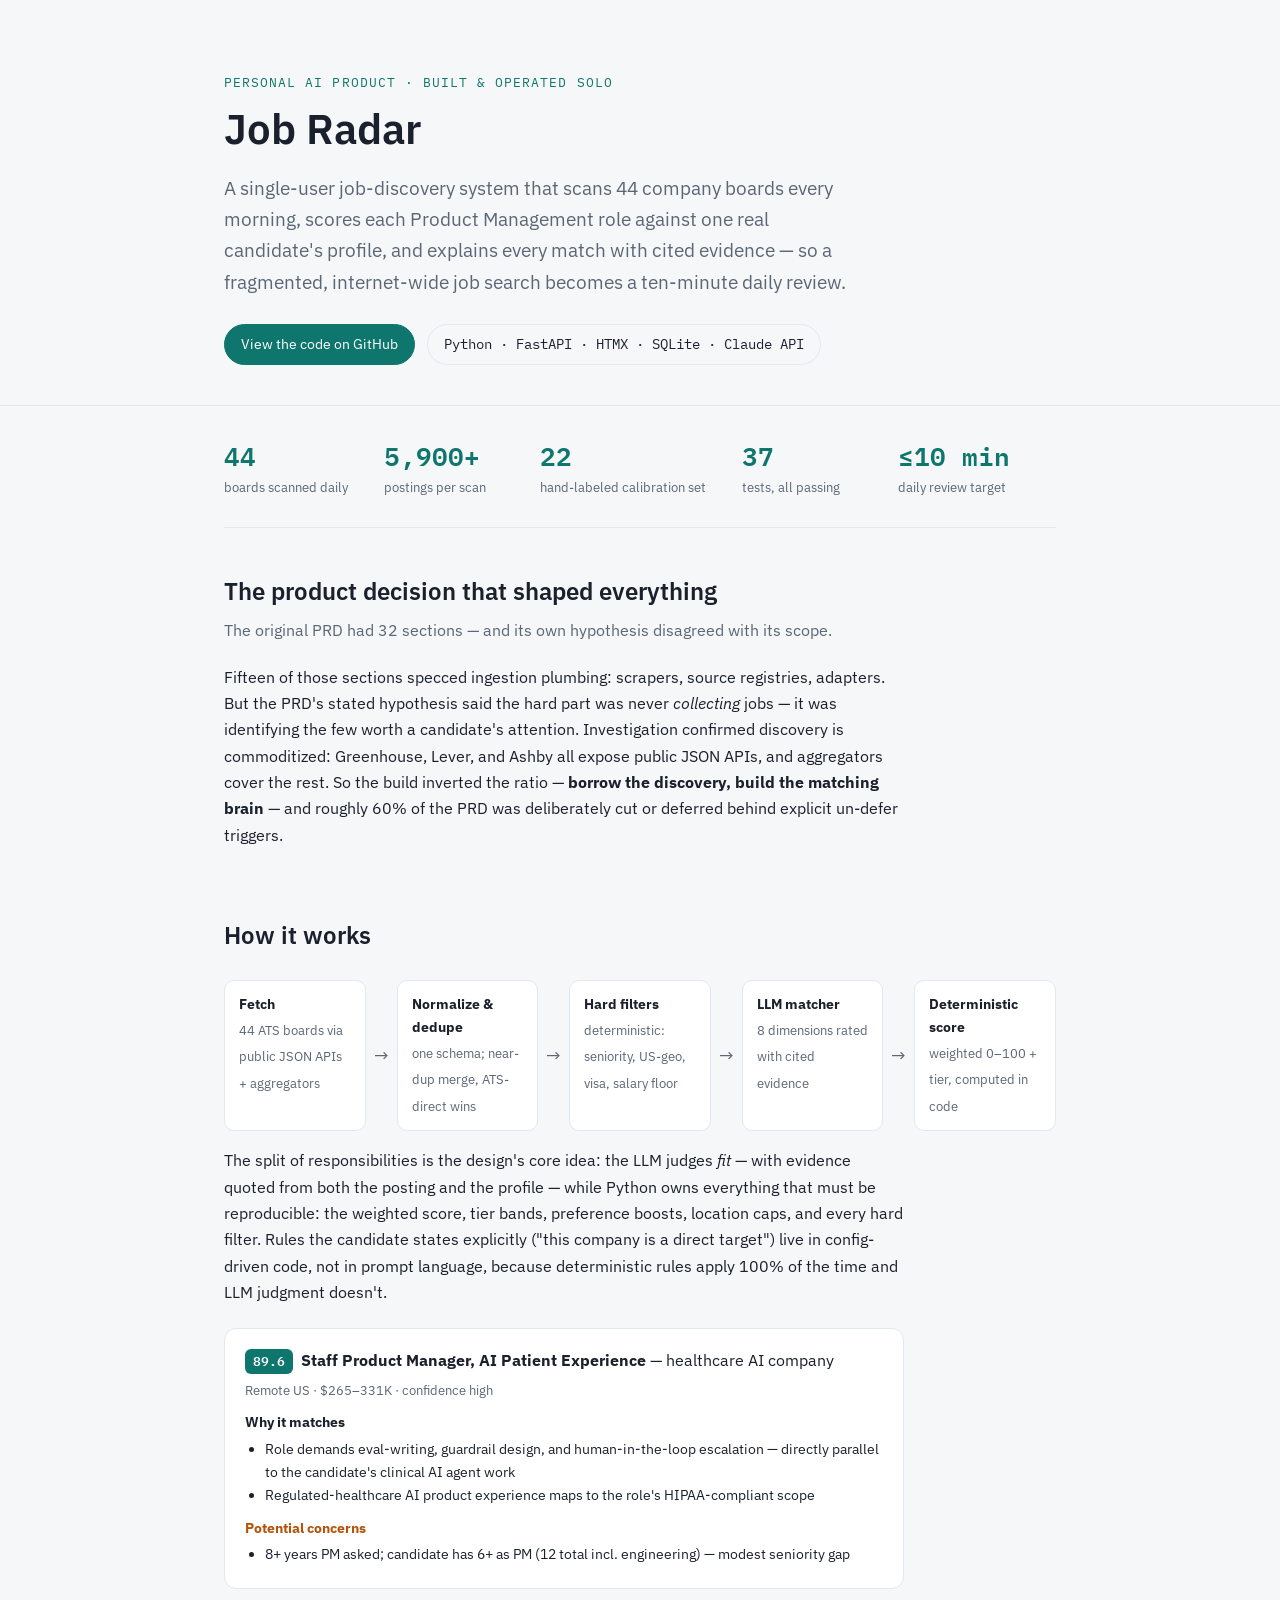
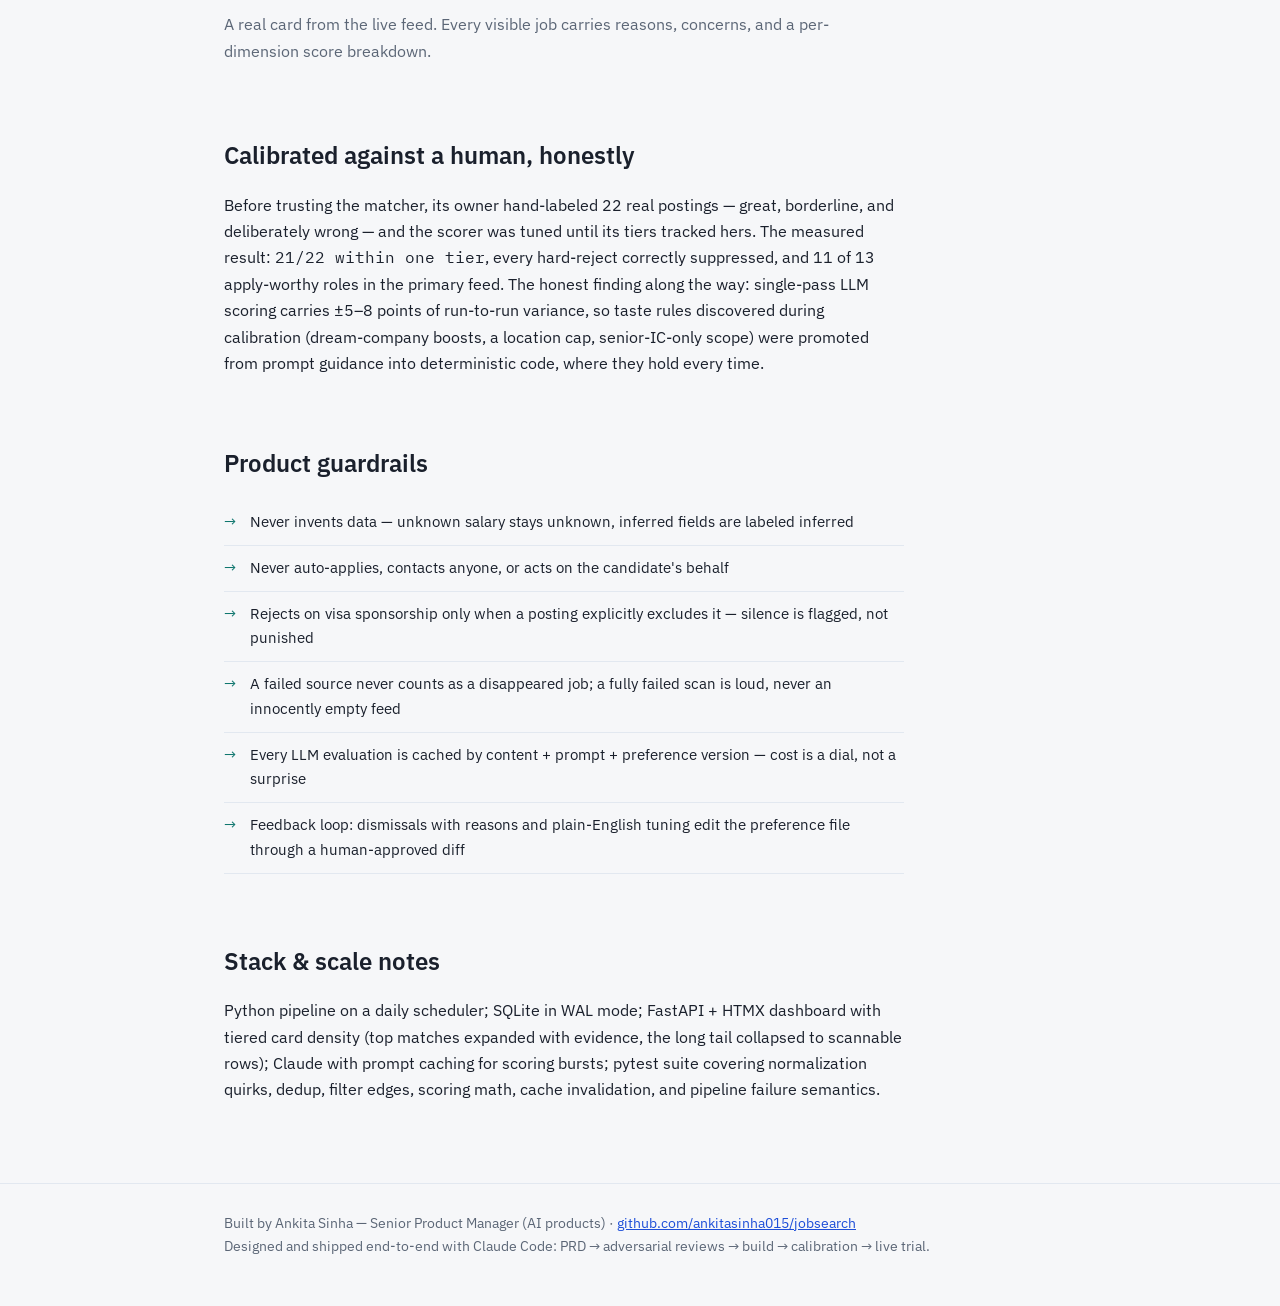
<file: docs/index.html>
<!doctype html>
<html lang="en">
<head>
<meta charset="utf-8">
<meta name="viewport" content="width=device-width, initial-scale=1">
<title>Job Radar — a personal AI radar for Product Management roles</title>
<meta name="description" content="A single-user job-discovery system that scans 44 company boards daily, scores every PM role against one candidate's real profile, and explains every match with cited evidence.">
<link rel="preconnect" href="https://fonts.googleapis.com">
<link rel="preconnect" href="https://fonts.gstatic.com" crossorigin>
<link href="https://fonts.googleapis.com/css2?family=IBM+Plex+Sans:wght@400;500;600&family=IBM+Plex+Mono:wght@500;600&display=swap" rel="stylesheet">
<style>
:root {
  --bg: #f6f7f9; --card: #ffffff; --text: #1a202c; --muted: #5b6676;
  --border: #e2e8f0; --accent: #0f766e; --strong: #1d4ed8; --possible: #b45309;
}
@media (prefers-color-scheme: dark) {
  :root {
    --bg: #0f1115; --card: #191c22; --text: #e5e7eb; --muted: #94a3b8;
    --border: #2a2f3a; --accent: #2dd4bf; --strong: #93c5fd; --possible: #fbbf24;
  }
}
* { box-sizing: border-box; }
body {
  margin: 0; background: var(--bg); color: var(--text);
  font: 16px/1.65 "IBM Plex Sans", system-ui, sans-serif;
}
.wrap { max-width: 880px; margin: 0 auto; padding: 0 24px; }
.mono { font-family: "IBM Plex Mono", ui-monospace, monospace; }
a { color: var(--strong); }

header.hero { padding: 72px 0 40px; border-bottom: 1px solid var(--border); }
.kicker {
  font-family: "IBM Plex Mono", monospace; font-size: 13px;
  color: var(--accent); letter-spacing: 0.08em; text-transform: uppercase;
}
h1 { font-size: 42px; line-height: 1.15; margin: 12px 0 16px; font-weight: 600; }
.lede { font-size: 19px; color: var(--muted); max-width: 640px; }
.hero-links { margin-top: 26px; display: flex; gap: 12px; flex-wrap: wrap; }
.pill {
  display: inline-block; font-size: 14px; padding: 8px 16px;
  border-radius: 999px; border: 1px solid var(--border);
  text-decoration: none; color: var(--text);
}
.pill.primary { background: var(--accent); border-color: var(--accent); color: #fff; }

.numbers {
  display: flex; gap: 36px; flex-wrap: wrap; padding: 28px 0;
  border-bottom: 1px solid var(--border);
}
.num { min-width: 120px; }
.num .n { font-family: "IBM Plex Mono", monospace; font-size: 26px; font-weight: 600; color: var(--accent); }
.num .l { font-size: 13px; color: var(--muted); }

section { padding: 44px 0 8px; }
h2 { font-size: 24px; font-weight: 600; margin: 0 0 6px; }
.sub { color: var(--muted); margin: 0 0 20px; max-width: 640px; }
p { max-width: 680px; }

.pipeline { display: flex; flex-wrap: wrap; gap: 0; align-items: stretch; margin: 24px 0 12px; }
.stage {
  background: var(--card); border: 1px solid var(--border); border-radius: 10px;
  padding: 12px 14px; min-width: 128px; flex: 1;
}
.stage b { display: block; font-size: 14px; }
.stage span { font-size: 12.5px; color: var(--muted); }
.arrow { align-self: center; padding: 0 8px; color: var(--muted); font-size: 18px; }

.democard {
  background: var(--card); border: 1px solid var(--border); border-radius: 12px;
  padding: 18px 20px; margin: 22px 0; max-width: 680px;
}
.badge {
  font-family: "IBM Plex Mono", monospace; display: inline-block; min-width: 48px;
  text-align: center; font-size: 13px; font-weight: 600; color: #fff;
  background: var(--accent); border-radius: 6px; padding: 2px 8px; margin-right: 8px;
}
.democard .meta { color: var(--muted); font-size: 13px; margin: 6px 0 10px; }
.democard h4 { margin: 10px 0 4px; font-size: 13.5px; }
.democard h4.warn { color: var(--possible); }
.democard ul { margin: 4px 0; padding-left: 20px; font-size: 14px; }

.rules { list-style: none; padding: 0; max-width: 680px; }
.rules li {
  padding: 10px 0 10px 26px; position: relative; border-bottom: 1px solid var(--border);
  font-size: 15px;
}
.rules li::before { content: "→"; position: absolute; left: 0; color: var(--accent); }

footer {
  margin-top: 56px; padding: 28px 0 48px; border-top: 1px solid var(--border);
  color: var(--muted); font-size: 14px;
}
@media (max-width: 700px) {
  h1 { font-size: 32px; }
  .pipeline { flex-direction: column; }
  .arrow { transform: rotate(90deg); align-self: flex-start; padding: 4px 0 4px 40px; }
}
</style>
</head>
<body>

<header class="hero">
  <div class="wrap">
    <div class="kicker">Personal AI product · built &amp; operated solo</div>
    <h1>Job Radar</h1>
    <p class="lede">A single-user job-discovery system that scans 44 company
    boards every morning, scores each Product Management role against one real
    candidate's profile, and explains every match with cited evidence — so a
    fragmented, internet-wide job search becomes a ten-minute daily review.</p>
    <div class="hero-links">
      <a class="pill primary" href="https://github.com/ankitasinha015/jobsearch">View the code on GitHub</a>
      <span class="pill mono">Python · FastAPI · HTMX · SQLite · Claude API</span>
    </div>
  </div>
</header>

<div class="wrap">
  <div class="numbers">
    <div class="num"><div class="n">44</div><div class="l">boards scanned daily</div></div>
    <div class="num"><div class="n">5,900+</div><div class="l">postings per scan</div></div>
    <div class="num"><div class="n">22</div><div class="l">hand-labeled calibration set</div></div>
    <div class="num"><div class="n">37</div><div class="l">tests, all passing</div></div>
    <div class="num"><div class="n">&le;10 min</div><div class="l">daily review target</div></div>
  </div>

  <section>
    <h2>The product decision that shaped everything</h2>
    <p class="sub">The original PRD had 32 sections — and its own hypothesis
    disagreed with its scope.</p>
    <p>Fifteen of those sections specced ingestion plumbing: scrapers, source
    registries, adapters. But the PRD's stated hypothesis said the hard part
    was never <em>collecting</em> jobs — it was identifying the few worth a
    candidate's attention. Investigation confirmed discovery is commoditized:
    Greenhouse, Lever, and Ashby all expose public JSON APIs, and aggregators
    cover the rest. So the build inverted the ratio — <strong>borrow the
    discovery, build the matching brain</strong> — and roughly 60% of the PRD
    was deliberately cut or deferred behind explicit un-defer triggers.</p>
  </section>

  <section>
    <h2>How it works</h2>
    <div class="pipeline">
      <div class="stage"><b>Fetch</b><span>44 ATS boards via public JSON APIs + aggregators</span></div>
      <div class="arrow">→</div>
      <div class="stage"><b>Normalize &amp; dedupe</b><span>one schema; near-dup merge, ATS-direct wins</span></div>
      <div class="arrow">→</div>
      <div class="stage"><b>Hard filters</b><span>deterministic: seniority, US-geo, visa, salary floor</span></div>
      <div class="arrow">→</div>
      <div class="stage"><b>LLM matcher</b><span>8 dimensions rated with cited evidence</span></div>
      <div class="arrow">→</div>
      <div class="stage"><b>Deterministic score</b><span>weighted 0–100 + tier, computed in code</span></div>
    </div>
    <p>The split of responsibilities is the design's core idea: the LLM judges
    <em>fit</em> — with evidence quoted from both the posting and the profile —
    while Python owns everything that must be reproducible: the weighted score,
    tier bands, preference boosts, location caps, and every hard filter. Rules
    the candidate states explicitly ("this company is a direct target") live in
    config-driven code, not in prompt language, because deterministic rules
    apply 100% of the time and LLM judgment doesn't.</p>

    <div class="democard">
      <div><span class="badge">89.6</span><strong>Staff Product Manager, AI Patient Experience</strong> — healthcare AI company</div>
      <div class="meta">Remote US · $265–331K · confidence high</div>
      <h4>Why it matches</h4>
      <ul>
        <li>Role demands eval-writing, guardrail design, and human-in-the-loop escalation — directly parallel to the candidate's clinical AI agent work</li>
        <li>Regulated-healthcare AI product experience maps to the role's HIPAA-compliant scope</li>
      </ul>
      <h4 class="warn">Potential concerns</h4>
      <ul>
        <li>8+ years PM asked; candidate has 6+ as PM (12 total incl. engineering) — modest seniority gap</li>
      </ul>
    </div>
    <p class="sub">A real card from the live feed. Every visible job carries reasons, concerns, and a per-dimension score breakdown.</p>
  </section>

  <section>
    <h2>Calibrated against a human, honestly</h2>
    <p>Before trusting the matcher, its owner hand-labeled 22 real postings —
    great, borderline, and deliberately wrong — and the scorer was tuned until
    its tiers tracked hers. The measured result: <span class="mono">21/22
    within one tier</span>, every hard-reject correctly suppressed, and 11 of
    13 apply-worthy roles in the primary feed. The honest finding along the
    way: single-pass LLM scoring carries ±5–8 points of run-to-run variance,
    so taste rules discovered during calibration (dream-company boosts, a
    location cap, senior-IC-only scope) were promoted from prompt guidance
    into deterministic code, where they hold every time.</p>
  </section>

  <section>
    <h2>Product guardrails</h2>
    <ul class="rules">
      <li>Never invents data — unknown salary stays unknown, inferred fields are labeled inferred</li>
      <li>Never auto-applies, contacts anyone, or acts on the candidate's behalf</li>
      <li>Rejects on visa sponsorship only when a posting explicitly excludes it — silence is flagged, not punished</li>
      <li>A failed source never counts as a disappeared job; a fully failed scan is loud, never an innocently empty feed</li>
      <li>Every LLM evaluation is cached by content + prompt + preference version — cost is a dial, not a surprise</li>
      <li>Feedback loop: dismissals with reasons and plain-English tuning edit the preference file through a human-approved diff</li>
    </ul>
  </section>

  <section>
    <h2>Stack &amp; scale notes</h2>
    <p>Python pipeline on a daily scheduler; SQLite in WAL mode; FastAPI + HTMX
    dashboard with tiered card density (top matches expanded with evidence,
    the long tail collapsed to scannable rows); Claude with prompt caching for
    scoring bursts; pytest suite covering normalization quirks, dedup, filter
    edges, scoring math, cache invalidation, and pipeline failure semantics.</p>
  </section>
</div>

<footer>
  <div class="wrap">
    Built by Ankita Sinha — Senior Product Manager (AI products) ·
    <a href="https://github.com/ankitasinha015/jobsearch">github.com/ankitasinha015/jobsearch</a><br>
    Designed and shipped end-to-end with Claude Code: PRD → adversarial reviews → build → calibration → live trial.
  </div>
</footer>

</body>
</html>
</file>
